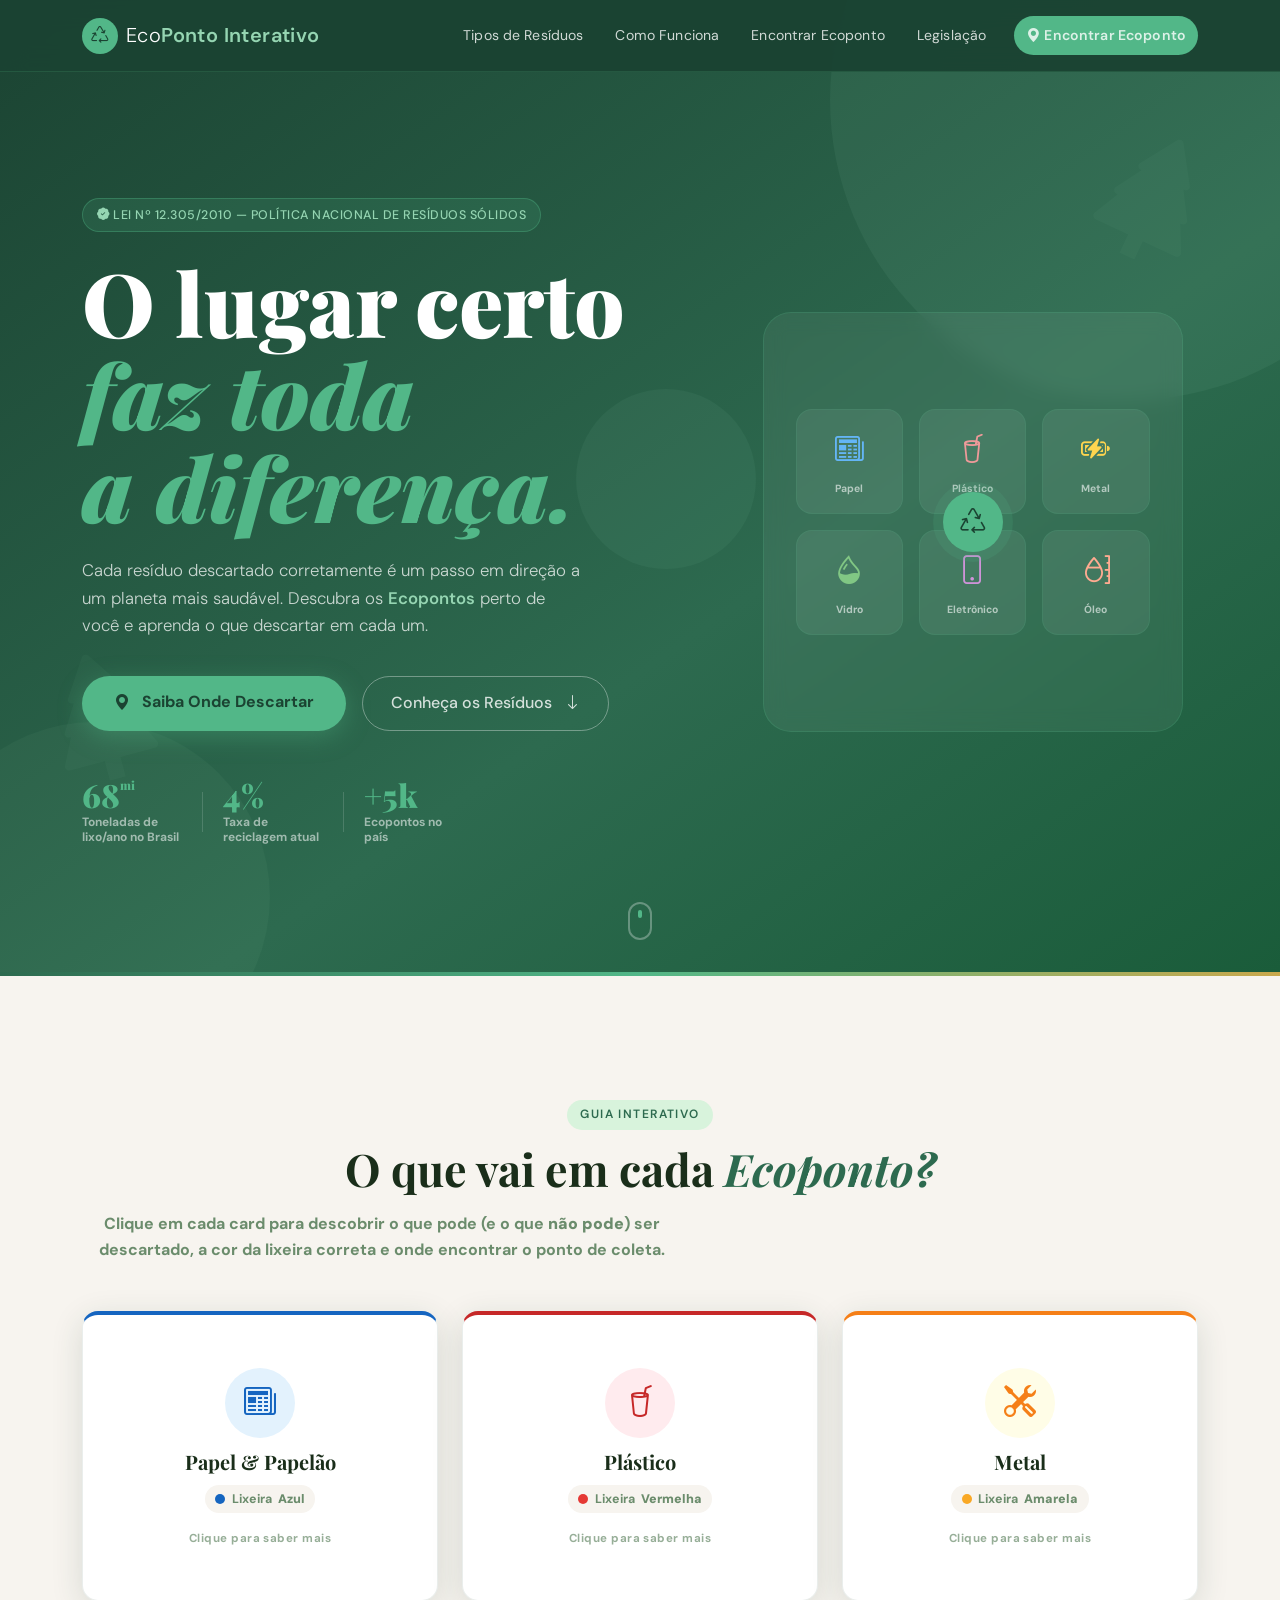
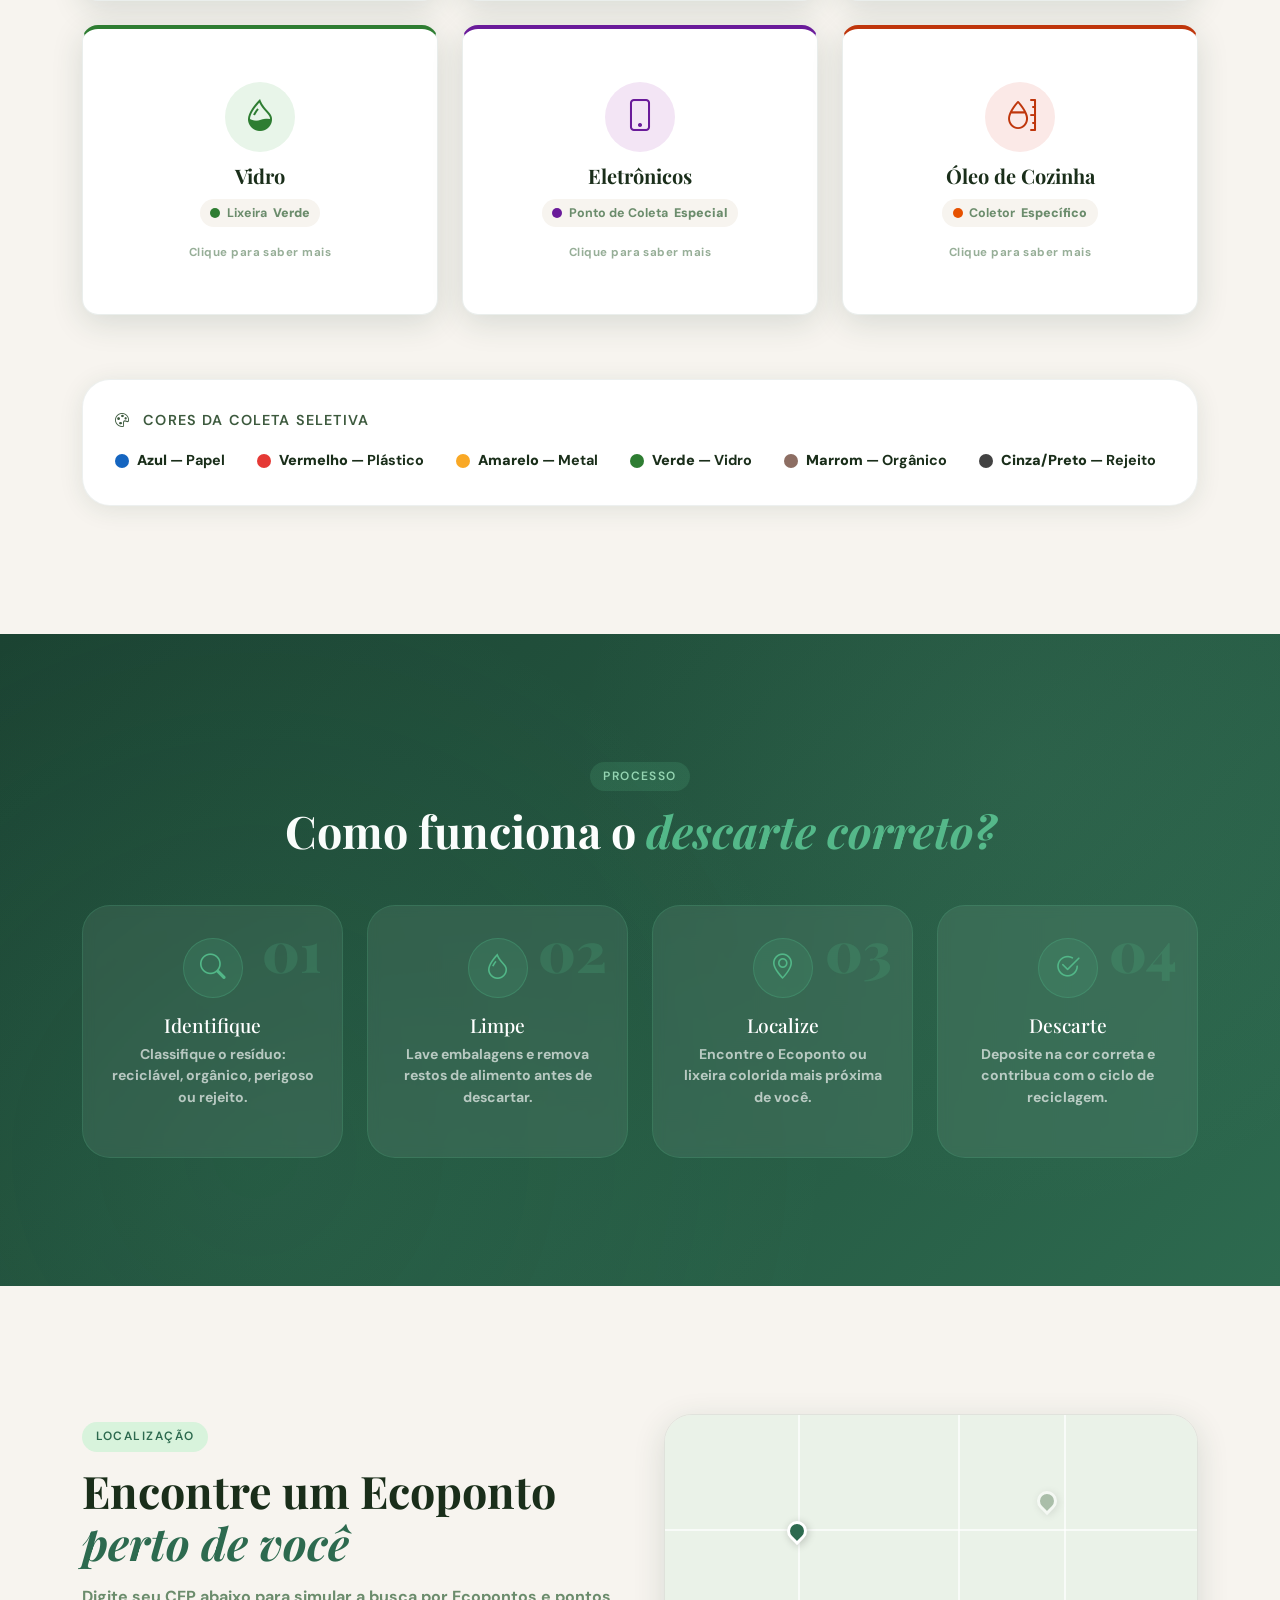
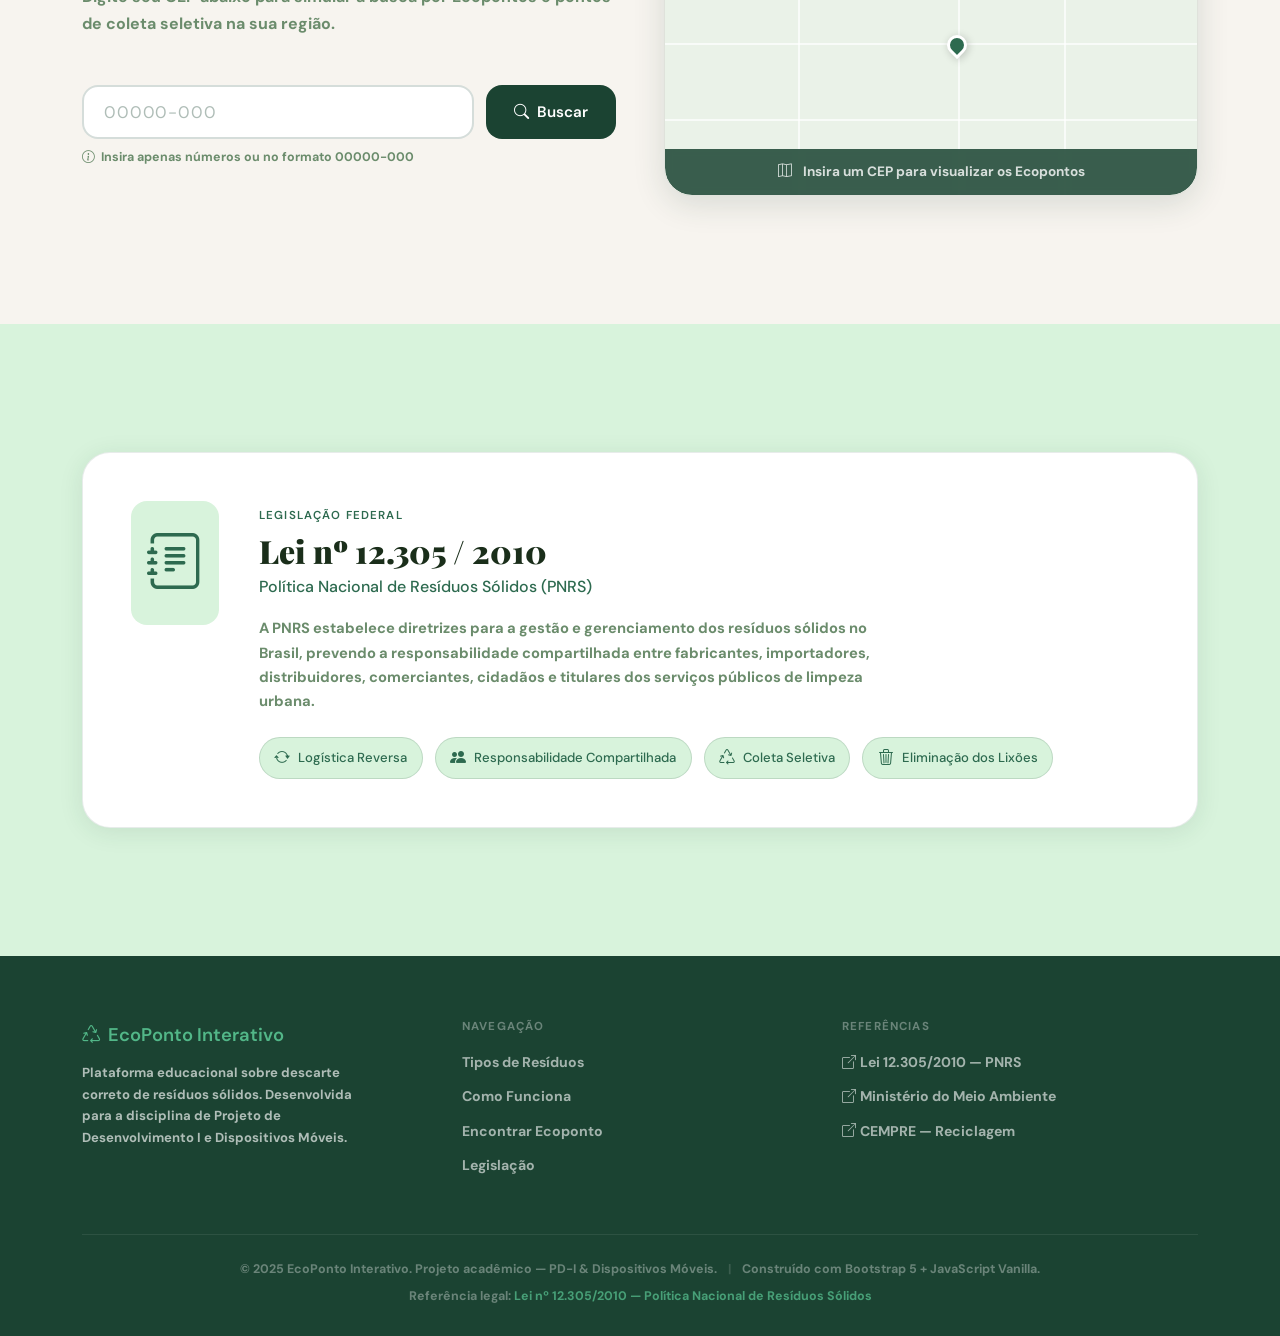
<file: index.html>
<!DOCTYPE html>
<html lang="pt-BR">
<head>
  <meta charset="UTF-8" />
  <meta name="viewport" content="width=device-width, initial-scale=1.0" />
  <meta name="description" content="EcoPonto Interativo — Aprenda onde e como descartar seus resíduos corretamente. Educação ambiental baseada na Lei 12.305/2010." />
  <title>EcoPonto Interativo | Descarte Consciente</title>

  <link href="https://cdn.jsdelivr.net/npm/bootstrap@5.3.3/dist/css/bootstrap.min.css" rel="stylesheet" />
  <link href="https://cdn.jsdelivr.net/npm/bootstrap-icons@1.11.3/font/bootstrap-icons.min.css" rel="stylesheet" />
  <link href="https://fonts.googleapis.com/css2?family=Playfair+Display:wght@700;900&family=DM+Sans:wght@300;400;500;600&display=swap" rel="stylesheet" />
  <link rel="stylesheet" href="style.css" />
</head>
<body>

  <nav class="navbar navbar-expand-lg fixed-top" id="mainNav" aria-label="Navegação principal">
    <div class="container">
      <a class="navbar-brand d-flex align-items-center gap-2" href="#hero">
        <span class="brand-icon" aria-hidden="true"><i class="bi bi-recycle"></i></span>
        <span class="brand-text">Eco<strong>Ponto<strong> Interativo</strong></span>
      </a>

      <button
        class="navbar-toggler"
        type="button"
        data-bs-toggle="collapse"
        data-bs-target="#navMenu"
        aria-controls="navMenu"
        aria-expanded="false"
        aria-label="Abrir menu de navegação"
      >
        <span class="hamburger-bar"></span>
        <span class="hamburger-bar"></span>
        <span class="hamburger-bar"></span>
      </button>

      <div class="collapse navbar-collapse" id="navMenu">
        <ul class="navbar-nav ms-auto gap-lg-2">
          <li class="nav-item">
            <a class="nav-link" href="#infografico">Tipos de Resíduos</a>
          </li>
          <li class="nav-item">
            <a class="nav-link" href="#como-funciona">Como Funciona</a>
          </li>
          <li class="nav-item">
            <a class="nav-link" href="#localizacao">Encontrar Ecoponto</a>
          </li>
          <li class="nav-item">
            <a class="nav-link" href="#lei">Legislação</a>
          </li>
          <li class="nav-item ms-lg-2">
            <a class="nav-link nav-cta" href="#localizacao">
              <i class="bi bi-geo-alt-fill me-1" aria-hidden="true"></i>Encontrar Ecoponto
            </a>
          </li>
        </ul>
      </div>
    </div>
  </nav>

  <section id="hero" class="hero-section" aria-label="Seção principal">
    <div class="hero-bg-decor" aria-hidden="true">
      <div class="decor-circle decor-circle--1"></div>
      <div class="decor-circle decor-circle--2"></div>
      <div class="decor-circle decor-circle--3"></div>
      <div class="decor-leaf decor-leaf--1"><i class="bi bi-tree-fill"></i></div>
      <div class="decor-leaf decor-leaf--2"><i class="bi bi-tree-fill"></i></div>
    </div>

    <div class="container hero-content">
      <div class="row align-items-center min-vh-100">
        <div class="col-12 col-lg-7 hero-text-col">
          <span class="hero-badge">
            <i class="bi bi-patch-check-fill me-1" aria-hidden="true"></i>
            Lei nº 12.305/2010 — Política Nacional de Resíduos Sólidos
          </span>
          <h1 class="hero-title">
            O lugar certo<br />
            <em>faz toda<br />a diferença.</em>
          </h1>
          <p class="hero-subtitle">
            Cada resíduo descartado corretamente é um passo em direção a um planeta mais saudável.
            Descubra os <strong>Ecopontos</strong> perto de você e aprenda o que descartar em cada um.
          </p>
          <div class="hero-actions">
            <a href="#localizacao" class="btn btn-primary btn-hero" aria-label="Saiba onde descartar seus resíduos">
              <i class="bi bi-geo-alt-fill me-2" aria-hidden="true"></i>
              Saiba Onde Descartar
            </a>
            <a href="#infografico" class="btn btn-outline-hero" aria-label="Conheça os tipos de resíduos">
              Conheça os Resíduos
              <i class="bi bi-arrow-down ms-2" aria-hidden="true"></i>
            </a>
          </div>
          <div class="hero-stats" role="list" aria-label="Estatísticas sobre reciclagem">
            <div class="stat-item" role="listitem">
              <span class="stat-number">68<sup>mi</sup></span>
              <span class="stat-label">Toneladas de lixo/ano no Brasil</span>
            </div>
            <div class="stat-divider" aria-hidden="true"></div>
            <div class="stat-item" role="listitem">
              <span class="stat-number">4%</span>
              <span class="stat-label">Taxa de reciclagem atual</span>
            </div>
            <div class="stat-divider" aria-hidden="true"></div>
            <div class="stat-item" role="listitem">
              <span class="stat-number">+5k</span>
              <span class="stat-label">Ecopontos no país</span>
            </div>
          </div>
        </div>

        <div class="col-12 col-lg-5 hero-visual-col d-none d-lg-flex" aria-hidden="true">
          <div class="hero-visual-card">
            <div class="visual-icon-grid">
              <div class="vis-icon vis-papel"><i class="bi bi-newspaper"></i><span>Papel</span></div>
              <div class="vis-icon vis-plastico"><i class="bi bi-cup-straw"></i><span>Plástico</span></div>
              <div class="vis-icon vis-metal"><i class="bi bi-battery-charging"></i><span>Metal</span></div>
              <div class="vis-icon vis-vidro"><i class="bi bi-droplet-half"></i><span>Vidro</span></div>
              <div class="vis-icon vis-eletronico"><i class="bi bi-phone"></i><span>Eletrônico</span></div>
              <div class="vis-icon vis-oleo"><i class="bi bi-moisture"></i><span>Óleo</span></div>
            </div>
            <div class="visual-center-icon">
              <i class="bi bi-recycle"></i>
            </div>
          </div>
        </div>
      </div>
    </div>

    <div class="scroll-indicator" aria-hidden="true">
      <span></span>
    </div>
  </section>

  <section id="infografico" class="infografico-section" aria-label="Infográfico de tipos de resíduos">
    <div class="container">
      <div class="section-header text-center">
        <span class="section-tag">Guia Interativo</span>
        <h2 class="section-title">O que vai em cada <em>Ecoponto?</em></h2>
        <p class="section-subtitle">
          Clique em cada card para descobrir o que pode (e o que <strong>não pode</strong>) ser descartado,
          a cor da lixeira correta e onde encontrar o ponto de coleta.
        </p>
      </div>

      <div class="row g-4 infografico-grid" role="list" aria-label="Categorias de resíduos recicláveis">

        <!-- CARD 1: Papel -->
        <div class="col-12 col-md-6 col-lg-4" role="listitem">
          <article
            class="residuo-card"
            data-category="papel"
            tabindex="0"
            aria-expanded="false"
            aria-label="Papel e Papelão — clique para expandir"
          >
            <div class="card-front">
              <div class="card-icon-wrap" aria-hidden="true">
                <i class="bi bi-newspaper"></i>
              </div>
              <h3 class="card-title">Papel &amp; Papelão</h3>
              <div class="lixeira-badge">
                <span class="lixeira-dot" style="background:#1565C0"></span>
                Lixeira <strong>Azul</strong>
              </div>
              <span class="card-hint" aria-hidden="true">Clique para saber mais</span>
            </div>
            <div class="card-back" aria-hidden="true">
              <h4><i class="bi bi-check-circle-fill text-success me-1"></i>Pode descartar:</h4>
              <ul>
                <li>Jornais e revistas</li>
                <li>Caixas de papelão limpas</li>
                <li>Folhas de papel limpo</li>
                <li>Embalagens Tetra Pak</li>
              </ul>
              <h4 class="mt-3"><i class="bi bi-x-circle-fill text-danger me-1"></i>Não pode:</h4>
              <ul>
                <li>Papel higiênico</li>
                <li>Papel carbono/plastificado</li>
                <li>Guardanapos sujos</li>
              </ul>
              <div class="card-back-footer">
                <i class="bi bi-info-circle me-1"></i>
                Amasse e seque antes de descartar.
              </div>
            </div>
          </article>
        </div>

        <!-- CARD 2: Plástico -->
        <div class="col-12 col-md-6 col-lg-4" role="listitem">
          <article
            class="residuo-card"
            data-category="plastico"
            tabindex="0"
            aria-expanded="false"
            aria-label="Plástico — clique para expandir"
          >
            <div class="card-front">
              <div class="card-icon-wrap" aria-hidden="true">
                <i class="bi bi-cup-straw"></i>
              </div>
              <h3 class="card-title">Plástico</h3>
              <div class="lixeira-badge">
                <span class="lixeira-dot" style="background:#E53935"></span>
                Lixeira <strong>Vermelha</strong>
              </div>
              <span class="card-hint" aria-hidden="true">Clique para saber mais</span>
            </div>
            <div class="card-back" aria-hidden="true">
              <h4><i class="bi bi-check-circle-fill text-success me-1"></i>Pode descartar:</h4>
              <ul>
                <li>Garrafas PET</li>
                <li>Potes e embalagens limpas</li>
                <li>Sacolas plásticas</li>
                <li>Tampas e frascos</li>
              </ul>
              <h4 class="mt-3"><i class="bi bi-x-circle-fill text-danger me-1"></i>Não pode:</h4>
              <ul>
                <li>Esponjas e espumas</li>
                <li>Fraldas descartáveis</li>
                <li>Isopor com resíduos</li>
              </ul>
              <div class="card-back-footer">
                <i class="bi bi-info-circle me-1"></i>
                Lave antes de descartar.
              </div>
            </div>
          </article>
        </div>

        <!-- CARD 3: Metal -->
        <div class="col-12 col-md-6 col-lg-4" role="listitem">
          <article
            class="residuo-card"
            data-category="metal"
            tabindex="0"
            aria-expanded="false"
            aria-label="Metal — clique para expandir"
          >
            <div class="card-front">
              <div class="card-icon-wrap" aria-hidden="true">
                <i class="bi bi-tools"></i>
              </div>
              <h3 class="card-title">Metal</h3>
              <div class="lixeira-badge">
                <span class="lixeira-dot" style="background:#F9A825"></span>
                Lixeira <strong>Amarela</strong>
              </div>
              <span class="card-hint" aria-hidden="true">Clique para saber mais</span>
            </div>
            <div class="card-back" aria-hidden="true">
              <h4><i class="bi bi-check-circle-fill text-success me-1"></i>Pode descartar:</h4>
              <ul>
                <li>Latas de alumínio</li>
                <li>Latas de conserva (aço)</li>
                <li>Tampas metálicas</li>
                <li>Sucata metálica limpa</li>
              </ul>
              <h4 class="mt-3"><i class="bi bi-x-circle-fill text-danger me-1"></i>Não pode:</h4>
              <ul>
                <li>Latas de tinta ou solvente</li>
                <li>Aerossóis não vazios</li>
                <li>Pilhas e baterias</li>
              </ul>
              <div class="card-back-footer">
                <i class="bi bi-info-circle me-1"></i>
                Amasse as latas para economizar espaço.
              </div>
            </div>
          </article>
        </div>

        <!-- CARD 4: Vidro -->
        <div class="col-12 col-md-6 col-lg-4" role="listitem">
          <article
            class="residuo-card"
            data-category="vidro"
            tabindex="0"
            aria-expanded="false"
            aria-label="Vidro — clique para expandir"
          >
            <div class="card-front">
              <div class="card-icon-wrap" aria-hidden="true">
                <i class="bi bi-droplet-half"></i>
              </div>
              <h3 class="card-title">Vidro</h3>
              <div class="lixeira-badge">
                <span class="lixeira-dot" style="background:#2E7D32"></span>
                Lixeira <strong>Verde</strong>
              </div>
              <span class="card-hint" aria-hidden="true">Clique para saber mais</span>
            </div>
            <div class="card-back" aria-hidden="true">
              <h4><i class="bi bi-check-circle-fill text-success me-1"></i>Pode descartar:</h4>
              <ul>
                <li>Garrafas de vidro</li>
                <li>Potes e frascos</li>
                <li>Copos e taças</li>
                <li>Janelas e espelhos</li>
              </ul>
              <h4 class="mt-3"><i class="bi bi-x-circle-fill text-danger me-1"></i>Não pode:</h4>
              <ul>
                <li>Lâmpadas (descarte especial)</li>
                <li>Espelhos (contêm prata)</li>
                <li>Cerâmica e porcelana</li>
              </ul>
              <div class="card-back-footer">
                <i class="bi bi-info-circle me-1"></i>
                ⚠️ Cuidado com cacos — embale com segurança.
              </div>
            </div>
          </article>
        </div>

        <!-- CARD 5: Eletrônicos -->
        <div class="col-12 col-md-6 col-lg-4" role="listitem">
          <article
            class="residuo-card"
            data-category="eletronico"
            tabindex="0"
            aria-expanded="false"
            aria-label="Eletrônicos — clique para expandir"
          >
            <div class="card-front">
              <div class="card-icon-wrap" aria-hidden="true">
                <i class="bi bi-phone"></i>
              </div>
              <h3 class="card-title">Eletrônicos</h3>
              <div class="lixeira-badge">
                <span class="lixeira-dot" style="background:#6A1B9A"></span>
                Ponto de Coleta <strong>Especial</strong>
              </div>
              <span class="card-hint" aria-hidden="true">Clique para saber mais</span>
            </div>
            <div class="card-back" aria-hidden="true">
              <h4><i class="bi bi-check-circle-fill text-success me-1"></i>Pode descartar:</h4>
              <ul>
                <li>Celulares e tablets</li>
                <li>Computadores e TVs</li>
                <li>Carregadores e cabos</li>
                <li>Eletrodomésticos pequenos</li>
              </ul>
              <h4 class="mt-3"><i class="bi bi-x-circle-fill text-danger me-1"></i>Atenção:</h4>
              <ul>
                <li>Nunca misture com lixo comum</li>
                <li>Remova dados pessoais</li>
                <li>Baterias: descarte separado</li>
              </ul>
              <div class="card-back-footer">
                <i class="bi bi-info-circle me-1"></i>
                Lixo eletrônico (e-waste) contém substâncias tóxicas.
              </div>
            </div>
          </article>
        </div>

        <!-- CARD 6: Óleo de Cozinha -->
        <div class="col-12 col-md-6 col-lg-4" role="listitem">
          <article
            class="residuo-card"
            data-category="oleo"
            tabindex="0"
            aria-expanded="false"
            aria-label="Óleo de Cozinha — clique para expandir"
          >
            <div class="card-front">
              <div class="card-icon-wrap" aria-hidden="true">
                <i class="bi bi-moisture"></i>
              </div>
              <h3 class="card-title">Óleo de Cozinha</h3>
              <div class="lixeira-badge">
                <span class="lixeira-dot" style="background:#E65100"></span>
                Coletor <strong>Específico</strong>
              </div>
              <span class="card-hint" aria-hidden="true">Clique para saber mais</span>
            </div>
            <div class="card-back" aria-hidden="true">
              <h4><i class="bi bi-check-circle-fill text-success me-1"></i>Pode descartar:</h4>
              <ul>
                <li>Óleo vegetal usado</li>
                <li>Óleo de fritura</li>
                <li>Gordura animal solidificada</li>
                <li>Resíduos oleosos de cozinha</li>
              </ul>
              <h4 class="mt-3"><i class="bi bi-x-circle-fill text-danger me-1"></i>Nunca jogue:</h4>
              <ul>
                <li>Na pia ou ralo</li>
                <li>No vaso sanitário</li>
                <li>No lixo comum sem embalagem</li>
              </ul>
              <div class="card-back-footer">
                <i class="bi bi-info-circle me-1"></i>
                1L de óleo contamina 1 milhão de litros d'água.
              </div>
            </div>
          </article>
        </div>

      </div><!-- /infografico-grid -->

      <div class="lixeiras-legend" role="complementary" aria-label="Legenda de cores das lixeiras de coleta seletiva">
        <h3 class="legend-title">
          <i class="bi bi-palette me-2" aria-hidden="true"></i>
          Cores da Coleta Seletiva
        </h3>
        <div class="legend-items">
          <div class="legend-item">
            <span class="legend-dot" style="background:#1565C0" aria-hidden="true"></span>
            <span><strong>Azul</strong> — Papel</span>
          </div>
          <div class="legend-item">
            <span class="legend-dot" style="background:#E53935" aria-hidden="true"></span>
            <span><strong>Vermelho</strong> — Plástico</span>
          </div>
          <div class="legend-item">
            <span class="legend-dot" style="background:#F9A825" aria-hidden="true"></span>
            <span><strong>Amarelo</strong> — Metal</span>
          </div>
          <div class="legend-item">
            <span class="legend-dot" style="background:#2E7D32" aria-hidden="true"></span>
            <span><strong>Verde</strong> — Vidro</span>
          </div>
          <div class="legend-item">
            <span class="legend-dot" style="background:#8D6E63" aria-hidden="true"></span>
            <span><strong>Marrom</strong> — Orgânico</span>
          </div>
          <div class="legend-item">
            <span class="legend-dot" style="background:#424242" aria-hidden="true"></span>
            <span><strong>Cinza/Preto</strong> — Rejeito</span>
          </div>
        </div>
      </div>

    </div>
  </section>

  <section id="como-funciona" class="como-funciona-section" aria-label="Como funciona o descarte correto">
    <div class="container">
      <div class="section-header text-center">
        <span class="section-tag section-tag--light">Processo</span>
        <h2 class="section-title section-title--light">Como funciona o <em>descarte correto?</em></h2>
      </div>
      <div class="row g-4 steps-row">
        <div class="col-12 col-md-6 col-lg-3">
          <div class="step-card" data-step="1">
            <div class="step-number" aria-hidden="true">01</div>
            <div class="step-icon" aria-hidden="true"><i class="bi bi-search"></i></div>
            <h4>Identifique</h4>
            <p>Classifique o resíduo: reciclável, orgânico, perigoso ou rejeito.</p>
          </div>
        </div>
        <div class="col-12 col-md-6 col-lg-3">
          <div class="step-card" data-step="2">
            <div class="step-number" aria-hidden="true">02</div>
            <div class="step-icon" aria-hidden="true"><i class="bi bi-droplet"></i></div>
            <h4>Limpe</h4>
            <p>Lave embalagens e remova restos de alimento antes de descartar.</p>
          </div>
        </div>
        <div class="col-12 col-md-6 col-lg-3">
          <div class="step-card" data-step="3">
            <div class="step-number" aria-hidden="true">03</div>
            <div class="step-icon" aria-hidden="true"><i class="bi bi-geo-alt"></i></div>
            <h4>Localize</h4>
            <p>Encontre o Ecoponto ou lixeira colorida mais próxima de você.</p>
          </div>
        </div>
        <div class="col-12 col-md-6 col-lg-3">
          <div class="step-card" data-step="4">
            <div class="step-number" aria-hidden="true">04</div>
            <div class="step-icon" aria-hidden="true"><i class="bi bi-check2-circle"></i></div>
            <h4>Descarte</h4>
            <p>Deposite na cor correta e contribua com o ciclo de reciclagem.</p>
          </div>
        </div>
      </div>
    </div>
  </section>

  <section id="localizacao" class="localizacao-section" aria-label="Busca de Ecopontos por CEP">
    <div class="container">
      <div class="row align-items-center g-5">
        <div class="col-12 col-lg-6">
          <div class="section-header">
            <span class="section-tag">Localização</span>
            <h2 class="section-title">Encontre um Ecoponto <em>perto de você</em></h2>
            <p class="section-subtitle">
              Digite seu CEP abaixo para simular a busca por Ecopontos e pontos de coleta seletiva
              na sua região.
            </p>
          </div>

          <div class="cep-form" role="search" aria-label="Formulário de busca por CEP">
            <div class="cep-input-group">
              <label for="cepInput" class="visually-hidden">Informe seu CEP</label>
              <input
                type="text"
                id="cepInput"
                class="cep-input"
                placeholder="00000-000"
                maxlength="9"
                inputmode="numeric"
                aria-required="true"
                aria-describedby="cepHelp"
              />
              <button
                id="buscarBtn"
                class="btn btn-primary btn-buscar"
                type="button"
                aria-label="Buscar Ecopontos pelo CEP informado"
              >
                <i class="bi bi-search me-2" aria-hidden="true"></i>Buscar
              </button>
            </div>
            <p id="cepHelp" class="cep-help-text">
              <i class="bi bi-info-circle me-1" aria-hidden="true"></i>
              Insira apenas números ou no formato 00000-000
            </p>
          </div>

          <div id="cepResultado" class="cep-resultado" aria-live="polite" aria-atomic="true"></div>
        </div>

        <div class="col-12 col-lg-6">
          <div class="mapa-simulado" id="mapaSimulado" aria-label="Mapa simulado de Ecopontos">
            <div class="mapa-placeholder">
              <div class="mapa-grid" aria-hidden="true">
                <div class="mapa-rua mapa-rua--h" style="top:30%"></div>
                <div class="mapa-rua mapa-rua--h" style="top:60%"></div>
                <div class="mapa-rua mapa-rua--h" style="top:80%"></div>
                <div class="mapa-rua mapa-rua--v" style="left:25%"></div>
                <div class="mapa-rua mapa-rua--v" style="left:55%"></div>
                <div class="mapa-rua mapa-rua--v" style="left:75%"></div>
                <div class="mapa-pino" id="pino1" style="top:28%;left:23%" title="Ecoponto Central"></div>
                <div class="mapa-pino" id="pino2" style="top:58%;left:53%" title="Ecoponto Norte"></div>
                <div class="mapa-pino mapa-pino--inativo" id="pino3" style="top:20%;left:70%" title="Ecoponto Leste"></div>
              </div>
              <div class="mapa-overlay-msg" id="mapaMsg">
                <i class="bi bi-map me-2" aria-hidden="true"></i>
                Insira um CEP para visualizar os Ecopontos
              </div>
            </div>
          </div>
        </div>
      </div>

      <div id="ecopontoCards" class="ecoponto-cards-row row g-3 mt-4" style="display:none !important" aria-label="Lista de Ecopontos encontrados">
        <div class="col-12 col-md-4">
          <div class="ecoponto-card">
            <div class="ecoponto-icon" aria-hidden="true"><i class="bi bi-recycle"></i></div>
            <div class="ecoponto-info">
              <h5>Ecoponto Central</h5>
              <p><i class="bi bi-geo-alt me-1" aria-hidden="true"></i>Rua das Flores, 123</p>
              <p><i class="bi bi-clock me-1" aria-hidden="true"></i>Seg–Sex: 8h–17h</p>
              <div class="ecoponto-tipos">
                <span class="tipo-badge" style="background:#1565C0" title="Papel">P</span>
                <span class="tipo-badge" style="background:#E53935" title="Plástico">Pl</span>
                <span class="tipo-badge" style="background:#F9A825" title="Metal">M</span>
                <span class="tipo-badge" style="background:#2E7D32" title="Vidro">V</span>
              </div>
            </div>
          </div>
        </div>
        <div class="col-12 col-md-4">
          <div class="ecoponto-card">
            <div class="ecoponto-icon" aria-hidden="true"><i class="bi bi-recycle"></i></div>
            <div class="ecoponto-info">
              <h5>Ecoponto Norte</h5>
              <p><i class="bi bi-geo-alt me-1" aria-hidden="true"></i>Av. Sustentável, 456</p>
              <p><i class="bi bi-clock me-1" aria-hidden="true"></i>Seg–Sáb: 7h–18h</p>
              <div class="ecoponto-tipos">
                <span class="tipo-badge" style="background:#6A1B9A" title="Eletrônicos">E</span>
                <span class="tipo-badge" style="background:#E65100" title="Óleo">O</span>
                <span class="tipo-badge" style="background:#E53935" title="Plástico">Pl</span>
              </div>
            </div>
          </div>
        </div>
        <div class="col-12 col-md-4">
          <div class="ecoponto-card">
            <div class="ecoponto-icon" aria-hidden="true"><i class="bi bi-recycle"></i></div>
            <div class="ecoponto-info">
              <h5>Ecoponto Leste</h5>
              <p><i class="bi bi-geo-alt me-1" aria-hidden="true"></i>Rua Verde, 789</p>
              <p><i class="bi bi-clock me-1" aria-hidden="true"></i>Ter–Dom: 9h–16h</p>
              <div class="ecoponto-tipos">
                <span class="tipo-badge" style="background:#1565C0" title="Papel">P</span>
                <span class="tipo-badge" style="background:#2E7D32" title="Vidro">V</span>
                <span class="tipo-badge" style="background:#F9A825" title="Metal">M</span>
              </div>
            </div>
          </div>
        </div>
      </div>

    </div>
  </section>

  <section id="lei" class="lei-section" aria-label="Legislação sobre resíduos sólidos">
    <div class="container">
      <div class="lei-banner">
        <div class="lei-icon" aria-hidden="true">
          <i class="bi bi-journal-text"></i>
        </div>
        <div class="lei-content">
          <span class="lei-tag">Legislação Federal</span>
          <h2 class="lei-title">Lei nº 12.305 / 2010</h2>
          <p class="lei-subtitle">Política Nacional de Resíduos Sólidos (PNRS)</p>
          <p class="lei-desc">
            A PNRS estabelece diretrizes para a gestão e gerenciamento dos resíduos sólidos no Brasil,
            prevendo a responsabilidade compartilhada entre fabricantes, importadores, distribuidores,
            comerciantes, cidadãos e titulares dos serviços públicos de limpeza urbana.
          </p>
          <div class="lei-pillars" role="list" aria-label="Pilares da PNRS">
            <div class="lei-pillar" role="listitem">
              <i class="bi bi-arrow-repeat" aria-hidden="true"></i>
              <span>Logística Reversa</span>
            </div>
            <div class="lei-pillar" role="listitem">
              <i class="bi bi-people-fill" aria-hidden="true"></i>
              <span>Responsabilidade Compartilhada</span>
            </div>
            <div class="lei-pillar" role="listitem">
              <i class="bi bi-recycle" aria-hidden="true"></i>
              <span>Coleta Seletiva</span>
            </div>
            <div class="lei-pillar" role="listitem">
              <i class="bi bi-trash3" aria-hidden="true"></i>
              <span>Eliminação dos Lixões</span>
            </div>
          </div>
        </div>
      </div>
    </div>
  </section>

  <footer class="site-footer" role="contentinfo">
    <div class="container">
      <div class="row g-4 footer-row">

        <div class="col-12 col-md-4">
          <div class="footer-brand">
            <a href="#hero" class="footer-logo" aria-label="EcoPonto Interativo — voltar ao topo">
              <i class="bi bi-recycle me-2" aria-hidden="true"></i>EcoPonto Interativo
            </a>
            <p>Plataforma educacional sobre descarte correto de resíduos sólidos. Desenvolvida para a disciplina de Projeto de Desenvolvimento I e Dispositivos Móveis.</p>
          </div>
        </div>

        <div class="col-6 col-md-4">
          <h5 class="footer-heading">Navegação</h5>
          <ul class="footer-links" role="list">
            <li><a href="#infografico">Tipos de Resíduos</a></li>
            <li><a href="#como-funciona">Como Funciona</a></li>
            <li><a href="#localizacao">Encontrar Ecoponto</a></li>
            <li><a href="#lei">Legislação</a></li>
          </ul>
        </div>

        <div class="col-6 col-md-4">
          <h5 class="footer-heading">Referências</h5>
          <ul class="footer-links" role="list">
            <li>
              <a href="https://www.planalto.gov.br/ccivil_03/_ato2007-2010/2010/lei/l12305.htm"
                 target="_blank" rel="noopener noreferrer"
                 aria-label="Acessar Lei 12.305/2010 no site do Planalto (abre em nova aba)">
                <i class="bi bi-box-arrow-up-right me-1" aria-hidden="true"></i>Lei 12.305/2010 — PNRS
              </a>
            </li>
            <li>
              <a href="https://www.gov.br/mma/pt-br/assuntos/agendaambientalurbana/lixao-zero"
                 target="_blank" rel="noopener noreferrer"
                 aria-label="Acessar portal do Ministério do Meio Ambiente (abre em nova aba)">
                <i class="bi bi-box-arrow-up-right me-1" aria-hidden="true"></i>Ministério do Meio Ambiente
              </a>
            </li>
            <li>
              <a href="https://www.cempre.org.br"
                 target="_blank" rel="noopener noreferrer"
                 aria-label="Acessar CEMPRE — Compromisso Empresarial para Reciclagem (abre em nova aba)">
                <i class="bi bi-box-arrow-up-right me-1" aria-hidden="true"></i>CEMPRE — Reciclagem
              </a>
            </li>
          </ul>
        </div>

      </div><!-- /footer-row -->

      <div class="footer-bottom">
        <p>
          © 2025 EcoPonto Interativo. Projeto acadêmico — PD-I &amp; Dispositivos Móveis.
          <span class="footer-sep" aria-hidden="true">|</span>
          Construído com Bootstrap 5 + JavaScript Vanilla.
        </p>
        <p class="footer-lei-ref">
          Referência legal:
          <a href="https://www.planalto.gov.br/ccivil_03/_ato2007-2010/2010/lei/l12305.htm"
             target="_blank" rel="noopener noreferrer"
             aria-label="Lei 12.305/2010 — Política Nacional de Resíduos Sólidos (abre em nova aba)">
            Lei nº 12.305/2010 — Política Nacional de Resíduos Sólidos
          </a>
        </p>
      </div>
    </div>
  </footer>

  <button
    id="voltarTopo"
    class="voltar-topo"
    aria-label="Voltar ao topo da página"
    title="Voltar ao topo"
  >
    <i class="bi bi-arrow-up" aria-hidden="true"></i>
  </button>

  <script src="https://cdn.jsdelivr.net/npm/bootstrap@5.3.3/dist/js/bootstrap.bundle.min.js"></script>
  <script src="script.js"></script>
</body>
</html>
</file>
<file: style.css>
:root {
  --clr-verde-deep:     #1B4332;
  --clr-verde-mid:      #2D6A4F;
  --clr-verde-lime:     #52B788;
  --clr-verde-soft:     #95D5B2;
  --clr-verde-pale:     #D8F3DC;
  --clr-terra:          #C9A84C;
  --clr-terra-light:    #F2E2A8;
  --clr-off-white:      #F7F4EF;
  --clr-white:          #FFFFFF;
  --clr-text-dark:      #1A2E1A;
  --clr-text-mid:       #3D5A3E;
  --clr-text-muted:     #6B8C6C;

  --font-display:  'Playfair Display', Georgia, serif;
  --font-body:     'DM Sans', system-ui, sans-serif;

  --section-pad-y: 6rem;
  --section-pad-y-sm: 3.5rem;

  --radius-sm:   8px;
  --radius-md:   16px;
  --radius-lg:   28px;
  --radius-pill: 999px;

  --shadow-soft: 0 4px 24px rgba(27, 67, 50, 0.10);
  --shadow-card: 0 8px 32px rgba(27, 67, 50, 0.14);
  --shadow-hover: 0 16px 48px rgba(27, 67, 50, 0.22);

  --trans-fast:   0.18s ease;
  --trans-normal: 0.30s cubic-bezier(0.4, 0, 0.2, 1);
  --trans-slow:   0.50s cubic-bezier(0.4, 0, 0.2, 1);

  --navbar-h: 72px;
}

*,
*::before,
*::after {
  box-sizing: border-box;
  margin: 0;
  padding: 0;
}

html {
  scroll-behavior: smooth;
  scroll-padding-top: var(--navbar-h);
  font-size: 16px;
}

body {
  font-family: var(--font-body);
  font-weight: 400;
  color: var(--clr-text-dark);
  background-color: var(--clr-off-white);
  line-height: 1.65;
  -webkit-font-smoothing: antialiased;
  overflow-x: hidden;
}

h1, h2, h3, h4, h5, h6 {
  font-family: var(--font-display);
  line-height: 1.15;
}

a {
  color: inherit;
  text-decoration: none;
  transition: color var(--trans-fast);
}

img {
  max-width: 100%;
  height: auto;
  display: block;
}

/* NAVBAR */
#mainNav {
  height: var(--navbar-h);
  background: rgba(27, 67, 50, 0.96);
  backdrop-filter: blur(12px);
  -webkit-backdrop-filter: blur(12px);
  border-bottom: 1px solid rgba(82, 183, 136, 0.18);
  transition: background var(--trans-normal), box-shadow var(--trans-normal);
  z-index: 1050;
}

#mainNav.scrolled {
  background: rgba(27, 67, 50, 0.99);
  box-shadow: 0 2px 20px rgba(0, 0, 0, 0.30);
}

.navbar-brand {
  font-family: var(--font-body);
  font-size: 1.25rem;
  font-weight: 300;
  color: var(--clr-white) !important;
  letter-spacing: -0.01em;
}

.brand-icon {
  display: flex;
  align-items: center;
  justify-content: center;
  width: 36px;
  height: 36px;
  background: var(--clr-verde-lime);
  color: var(--clr-verde-deep);
  border-radius: 50%;
  font-size: 1.1rem;
  transition: transform var(--trans-fast);
}

.navbar-brand:hover .brand-icon {
  transform: rotate(180deg);
}

.brand-text {
  color: var(--clr-white);
  font-weight: 300;
  letter-spacing: 0.02em;
}

.brand-text strong {
  font-weight: 600;
  color: var(--clr-verde-soft);
}

.navbar-nav .nav-link {
  color: rgba(255, 255, 255, 0.80) !important;
  font-weight: 400;
  font-size: 0.92rem;
  padding: 0.5rem 0.75rem !important;
  border-radius: var(--radius-sm);
  transition: color var(--trans-fast), background var(--trans-fast);
  letter-spacing: 0.01em;
}

.navbar-nav .nav-link:hover,
.navbar-nav .nav-link.active {
  color: var(--clr-verde-soft) !important;
  background: rgba(82, 183, 136, 0.12);
}

.nav-cta {
  color: var(--clr-verde-deep) !important;
  background: var(--clr-verde-lime) !important;
  font-weight: 600 !important;
  padding: 0.45rem 1.1rem !important;
  border-radius: var(--radius-pill) !important;
}

.nav-cta:hover {
  background: var(--clr-verde-soft) !important;
  color: var(--clr-verde-deep) !important;
}

.navbar-toggler {
  border: none;
  background: transparent;
  padding: 6px;
  display: flex;
  flex-direction: column;
  gap: 5px;
  cursor: pointer;
}

.navbar-toggler:focus {
  box-shadow: 0 0 0 3px rgba(82, 183, 136, 0.5);
  outline: none;
}

.hamburger-bar {
  display: block;
  width: 26px;
  height: 2px;
  background: var(--clr-verde-soft);
  border-radius: 2px;
  transition: transform var(--trans-normal), opacity var(--trans-fast);
}

@media (max-width: 991.98px) {
  .navbar-collapse {
    background: rgba(27, 67, 50, 0.98);
    padding: 1rem;
    border-radius: var(--radius-md);
    margin-top: 0.5rem;
    border: 1px solid rgba(82, 183, 136, 0.20);
  }

  .navbar-nav .nav-link {
    padding: 0.75rem 1rem !important;
    border-radius: var(--radius-sm);
  }

  .nav-cta {
    margin-top: 0.5rem;
    display: inline-block;
  }
}

/* HERO */
.hero-section {
  position: relative;
  min-height: 100vh;
  background:
    linear-gradient(145deg, var(--clr-verde-deep) 0%, var(--clr-verde-mid) 60%, #1a5c3a 100%);
  overflow: hidden;
  display: flex;
  align-items: center;
}

.hero-bg-decor {
  position: absolute;
  inset: 0;
  pointer-events: none;
  overflow: hidden;
}

.decor-circle {
  position: absolute;
  border-radius: 50%;
  opacity: 0.07;
  background: var(--clr-verde-soft);
}

.decor-circle--1 {
  width: 600px;
  height: 600px;
  top: -200px;
  right: -150px;
  animation: floatCircle 18s ease-in-out infinite;
}

.decor-circle--2 {
  width: 350px;
  height: 350px;
  bottom: -100px;
  left: -80px;
  opacity: 0.05;
  animation: floatCircle 24s ease-in-out infinite reverse;
}

.decor-circle--3 {
  width: 180px;
  height: 180px;
  top: 40%;
  left: 45%;
  opacity: 0.06;
  animation: floatCircle 14s ease-in-out infinite 3s;
}

.decor-leaf {
  position: absolute;
  font-size: 8rem;
  opacity: 0.04;
  color: var(--clr-verde-soft);
}

.decor-leaf--1 { top: 10%; right: 5%; transform: rotate(25deg); }
.decor-leaf--2 { bottom: 15%; left: 3%; transform: rotate(-15deg); }

@keyframes floatCircle {
  0%, 100% { transform: translateY(0) scale(1); }
  50% { transform: translateY(-30px) scale(1.03); }
}

.hero-content {
  position: relative;
  z-index: 2;
  padding-top: var(--navbar-h);
}

.hero-badge {
  display: inline-flex;
  align-items: center;
  background: rgba(82, 183, 136, 0.15);
  border: 1px solid rgba(82, 183, 136, 0.35);
  color: var(--clr-verde-soft);
  font-size: 0.78rem;
  font-weight: 500;
  padding: 0.35rem 0.85rem;
  border-radius: var(--radius-pill);
  margin-bottom: 1.5rem;
  letter-spacing: 0.04em;
  text-transform: uppercase;
  animation: fadeInDown 0.7s ease both;
}

.hero-title {
  font-family: var(--font-display);
  font-size: clamp(2.8rem, 7vw, 5.5rem);
  font-weight: 900;
  color: var(--clr-white);
  line-height: 1.05;
  margin-bottom: 1.5rem;
  animation: fadeInDown 0.7s ease 0.1s both;
}

.hero-title em {
  font-style: italic;
  color: var(--clr-verde-lime);
  display: block;
}

.hero-subtitle {
  font-size: 1.05rem;
  color: rgba(255, 255, 255, 0.75);
  max-width: 500px;
  margin-bottom: 2.25rem;
  font-weight: 300;
  animation: fadeInDown 0.7s ease 0.2s both;
}

.hero-subtitle strong {
  color: var(--clr-verde-soft);
  font-weight: 600;
}

.hero-actions {
  display: flex;
  flex-wrap: wrap;
  gap: 1rem;
  margin-bottom: 3rem;
  animation: fadeInDown 0.7s ease 0.3s both;
}

.btn-hero {
  background: var(--clr-verde-lime);
  color: var(--clr-verde-deep) !important;
  border: none;
  font-weight: 700;
  font-size: 1rem;
  padding: 0.9rem 2rem;
  border-radius: var(--radius-pill);
  transition: transform var(--trans-fast), box-shadow var(--trans-fast), background var(--trans-fast);
  box-shadow: 0 6px 24px rgba(82, 183, 136, 0.35);
}

.btn-hero:hover,
.btn-hero:focus-visible {
  background: var(--clr-verde-soft);
  transform: translateY(-2px);
  box-shadow: 0 10px 32px rgba(82, 183, 136, 0.45);
}

.btn-outline-hero {
  background: transparent;
  color: rgba(255, 255, 255, 0.80) !important;
  border: 1.5px solid rgba(255, 255, 255, 0.35);
  font-weight: 500;
  font-size: 1rem;
  padding: 0.9rem 1.75rem;
  border-radius: var(--radius-pill);
  transition: border-color var(--trans-fast), color var(--trans-fast), background var(--trans-fast);
}

.btn-outline-hero:hover,
.btn-outline-hero:focus-visible {
  border-color: var(--clr-verde-soft);
  color: var(--clr-verde-soft) !important;
  background: rgba(82, 183, 136, 0.08);
}

.hero-stats {
  display: flex;
  flex-wrap: wrap;
  gap: 1rem 0;
  align-items: center;
  animation: fadeInDown 0.7s ease 0.4s both;
}

.stat-item {
  display: flex;
  flex-direction: column;
  padding: 0 1.25rem;
}

.stat-item:first-child { padding-left: 0; }

.stat-number {
  font-family: var(--font-display);
  font-size: 2rem;
  font-weight: 900;
  color: var(--clr-verde-lime);
  line-height: 1;
}

.stat-number sup {
  font-size: 0.75rem;
  vertical-align: super;
}

.stat-label {
  font-size: 0.75rem;
  color: rgba(255, 255, 255, 0.55);
  max-width: 100px;
  line-height: 1.3;
  margin-top: 0.25rem;
}

.stat-divider {
  width: 1px;
  height: 40px;
  background: rgba(255, 255, 255, 0.15);
}

.hero-visual-col {
  display: flex;
  align-items: center;
  justify-content: center;
  animation: fadeInRight 0.9s ease 0.4s both;
}

.hero-visual-card {
  position: relative;
  width: 100%;
  max-width: 420px;
  aspect-ratio: 1;
  background: rgba(255, 255, 255, 0.06);
  border: 1px solid rgba(82, 183, 136, 0.20);
  border-radius: var(--radius-lg);
  padding: 2rem;
  display: flex;
  align-items: center;
  justify-content: center;
  backdrop-filter: blur(10px);
}

.visual-icon-grid {
  display: grid;
  grid-template-columns: repeat(3, 1fr);
  gap: 1rem;
  width: 100%;
}

.vis-icon {
  display: flex;
  flex-direction: column;
  align-items: center;
  gap: 0.4rem;
  padding: 1rem 0.5rem;
  border-radius: var(--radius-md);
  background: rgba(255, 255, 255, 0.07);
  border: 1px solid rgba(82, 183, 136, 0.15);
  cursor: default;
  transition: background var(--trans-fast), transform var(--trans-fast);
}

.vis-icon:hover { background: rgba(82, 183, 136, 0.15); transform: scale(1.05); }
.vis-icon i { font-size: 1.8rem; color: var(--clr-verde-lime); }
.vis-icon span { font-size: 0.65rem; color: rgba(255,255,255,0.6); text-align: center; }

.vis-papel    i { color: #64B5F6; }
.vis-plastico i { color: #EF9A9A; }
.vis-metal    i { color: #FFD54F; }
.vis-vidro    i { color: #81C784; }
.vis-eletronico i { color: #CE93D8; }
.vis-oleo     i { color: #FFAB91; }

.visual-center-icon {
  position: absolute;
  top: 50%;
  left: 50%;
  transform: translate(-50%, -50%);
  width: 60px;
  height: 60px;
  border-radius: 50%;
  background: var(--clr-verde-lime);
  display: flex;
  align-items: center;
  justify-content: center;
  font-size: 1.6rem;
  color: var(--clr-verde-deep);
  box-shadow: 0 0 0 10px rgba(82, 183, 136, 0.15);
  animation: pulse 3s ease-in-out infinite;
  z-index: 10;
}

@keyframes pulse {
  0%, 100% { box-shadow: 0 0 0 10px rgba(82,183,136,0.15); }
  50%       { box-shadow: 0 0 0 20px rgba(82,183,136,0.05); }
}

.scroll-indicator {
  position: absolute;
  bottom: 2rem;
  left: 50%;
  transform: translateX(-50%);
  z-index: 2;
}

.scroll-indicator span {
  display: block;
  width: 24px;
  height: 38px;
  border: 2px solid rgba(255,255,255,0.30);
  border-radius: 12px;
  position: relative;
}

.scroll-indicator span::after {
  content: '';
  display: block;
  width: 4px;
  height: 8px;
  background: var(--clr-verde-lime);
  border-radius: 2px;
  position: absolute;
  top: 6px;
  left: 50%;
  transform: translateX(-50%);
  animation: scrollBounce 1.8s ease-in-out infinite;
}

@keyframes scrollBounce {
  0%, 100% { transform: translateX(-50%) translateY(0); opacity: 1; }
  60%       { transform: translateX(-50%) translateY(12px); opacity: 0.3; }
}

/* INFOGRÁFICO */
.infografico-section {
  padding: var(--section-pad-y) 0;
  background: var(--clr-off-white);
  position: relative;
}

.infografico-section::before {
  content: '';
  position: absolute;
  top: 0;
  left: 0;
  right: 0;
  height: 4px;
  background: linear-gradient(90deg, var(--clr-verde-mid), var(--clr-verde-lime), var(--clr-terra));
}

.section-header { margin-bottom: 3rem; }
.section-tag {
  display: inline-flex;
  align-items: center;
  font-size: 0.75rem;
  font-weight: 600;
  letter-spacing: 0.12em;
  text-transform: uppercase;
  color: var(--clr-verde-mid);
  background: var(--clr-verde-pale);
  padding: 0.3rem 0.85rem;
  border-radius: var(--radius-pill);
  margin-bottom: 0.85rem;
}

.section-tag--light {
  color: var(--clr-verde-soft);
  background: rgba(82, 183, 136, 0.18);
}

.section-title {
  font-family: var(--font-display);
  font-size: clamp(1.9rem, 4vw, 2.8rem);
  font-weight: 700;
  color: var(--clr-text-dark);
  margin-bottom: 1rem;
}

.section-title em {
  font-style: italic;
  color: var(--clr-verde-mid);
}

.section-title--light { color: var(--clr-white); }
.section-title--light em { color: var(--clr-verde-lime); }

.section-subtitle {
  font-size: 1rem;
  color: var(--clr-text-muted);
  max-width: 600px;
}

/*
  Card flip via CSS transform.
  Estado controlado pela classe .is-flipped (JS).
*/
.residuo-card {
  position: relative;
  height: 280px;
  cursor: pointer;
  perspective: 1200px;
  border-radius: var(--radius-md);
  transition: transform var(--trans-fast);
}

.residuo-card:focus-visible {
  outline: 3px solid var(--clr-verde-lime);
  outline-offset: 4px;
}

.residuo-card:hover {
  transform: translateY(-4px);
}

.card-front,
.card-back {
  position: absolute;
  inset: 0;
  border-radius: var(--radius-md);
  backface-visibility: hidden;
  -webkit-backface-visibility: hidden;
  transition: transform var(--trans-slow);
  overflow: hidden;
}

.card-front {
  background: var(--clr-white);
  border: 1.5px solid rgba(27, 67, 50, 0.09);
  box-shadow: var(--shadow-card);
  display: flex;
  flex-direction: column;
  align-items: center;
  justify-content: center;
  gap: 0.75rem;
  padding: 1.5rem;
  text-align: center;
  transform: rotateY(0deg);
}

.card-icon-wrap {
  width: 70px;
  height: 70px;
  border-radius: 50%;
  display: flex;
  align-items: center;
  justify-content: center;
  font-size: 2rem;
  transition: transform var(--trans-normal);
}

.residuo-card:hover .card-icon-wrap {
  transform: scale(1.1) rotate(-5deg);
}

[data-category="papel"]      .card-icon-wrap { background: #E3F2FD; color: #1565C0; }
[data-category="plastico"]   .card-icon-wrap { background: #FFEBEE; color: #C62828; }
[data-category="metal"]      .card-icon-wrap { background: #FFFDE7; color: #F57F17; }
[data-category="vidro"]      .card-icon-wrap { background: #E8F5E9; color: #2E7D32; }
[data-category="eletronico"] .card-icon-wrap { background: #F3E5F5; color: #6A1B9A; }
[data-category="oleo"]       .card-icon-wrap { background: #FBE9E7; color: #BF360C; }

[data-category="papel"]      .card-front { border-top: 4px solid #1565C0; }
[data-category="plastico"]   .card-front { border-top: 4px solid #C62828; }
[data-category="metal"]      .card-front { border-top: 4px solid #F57F17; }
[data-category="vidro"]      .card-front { border-top: 4px solid #2E7D32; }
[data-category="eletronico"] .card-front { border-top: 4px solid #6A1B9A; }
[data-category="oleo"]       .card-front { border-top: 4px solid #BF360C; }

.card-title {
  font-family: var(--font-display);
  font-size: 1.25rem;
  font-weight: 700;
  color: var(--clr-text-dark);
  margin: 0;
}

.lixeira-badge {
  display: flex;
  align-items: center;
  gap: 0.4rem;
  font-size: 0.78rem;
  color: var(--clr-text-muted);
  background: var(--clr-off-white);
  padding: 0.25rem 0.65rem;
  border-radius: var(--radius-pill);
}

.lixeira-dot {
  width: 10px;
  height: 10px;
  border-radius: 50%;
  display: inline-block;
  flex-shrink: 0;
}

.card-hint {
  font-size: 0.72rem;
  color: var(--clr-text-muted);
  letter-spacing: 0.04em;
  margin-top: 0.25rem;
  opacity: 0.7;
}

.card-back {
  background: var(--clr-verde-deep);
  color: var(--clr-white);
  transform: rotateY(180deg);
  padding: 1.25rem;
  overflow-y: auto;
}

.card-back h4 {
  font-family: var(--font-body);
  font-size: 0.82rem;
  font-weight: 600;
  text-transform: uppercase;
  letter-spacing: 0.06em;
  margin-bottom: 0.4rem;
  color: var(--clr-verde-soft);
}

.card-back ul {
  list-style: none;
  padding: 0;
  margin: 0;
}

.card-back ul li {
  font-size: 0.82rem;
  color: rgba(255,255,255,0.82);
  padding: 0.2rem 0;
  padding-left: 0.8rem;
  position: relative;
}

.card-back ul li::before {
  content: '›';
  position: absolute;
  left: 0;
  color: var(--clr-verde-lime);
}

.card-back-footer {
  margin-top: 0.75rem;
  padding-top: 0.75rem;
  border-top: 1px solid rgba(255,255,255,0.12);
  font-size: 0.76rem;
  color: rgba(255,255,255,0.55);
  font-style: italic;
}

.residuo-card.is-flipped .card-front {
  transform: rotateY(-180deg);
}

.residuo-card.is-flipped .card-back {
  transform: rotateY(0deg);
}

.lixeiras-legend {
  margin-top: 4rem;
  padding: 2rem;
  background: var(--clr-white);
  border-radius: var(--radius-lg);
  border: 1px solid rgba(27, 67, 50, 0.08);
  box-shadow: var(--shadow-soft);
}

.legend-title {
  font-family: var(--font-body);
  font-size: 0.9rem;
  font-weight: 600;
  text-transform: uppercase;
  letter-spacing: 0.08em;
  color: var(--clr-text-mid);
  margin-bottom: 1.25rem;
}

.legend-items {
  display: flex;
  flex-wrap: wrap;
  gap: 0.75rem 2rem;
}

.legend-item {
  display: flex;
  align-items: center;
  gap: 0.5rem;
  font-size: 0.9rem;
  color: var(--clr-text-dark);
}

.legend-dot {
  width: 14px;
  height: 14px;
  border-radius: 50%;
  flex-shrink: 0;
}

/* COMO FUNCIONA */
.como-funciona-section {
  padding: var(--section-pad-y) 0;
  background: linear-gradient(135deg, var(--clr-verde-deep) 0%, var(--clr-verde-mid) 100%);
  position: relative;
  overflow: hidden;
}

.como-funciona-section::before {
  content: '';
  position: absolute;
  inset: 0;
  background-image: radial-gradient(circle at 20% 80%, rgba(82,183,136,0.08) 0%, transparent 50%),
                    radial-gradient(circle at 80% 20%, rgba(149,213,178,0.06) 0%, transparent 40%);
}

.steps-row { position: relative; z-index: 1; }

.step-card {
  background: rgba(255, 255, 255, 0.07);
  border: 1px solid rgba(82, 183, 136, 0.20);
  border-radius: var(--radius-lg);
  padding: 2rem 1.5rem;
  text-align: center;
  position: relative;
  transition: transform var(--trans-normal), background var(--trans-normal);
  height: 100%;
  backdrop-filter: blur(6px);
}

.step-card:hover {
  transform: translateY(-6px);
  background: rgba(255, 255, 255, 0.12);
}

.step-number {
  font-family: var(--font-display);
  font-size: 3.5rem;
  font-weight: 900;
  color: rgba(82, 183, 136, 0.20);
  line-height: 1;
  position: absolute;
  top: 1rem;
  right: 1.25rem;
  user-select: none;
}

.step-icon {
  width: 60px;
  height: 60px;
  border-radius: 50%;
  background: rgba(82, 183, 136, 0.15);
  border: 1px solid rgba(82, 183, 136, 0.30);
  display: flex;
  align-items: center;
  justify-content: center;
  font-size: 1.6rem;
  color: var(--clr-verde-lime);
  margin: 0 auto 1rem;
  transition: transform var(--trans-fast);
}

.step-card:hover .step-icon { transform: scale(1.12) rotate(-8deg); }

.step-card h4 {
  font-family: var(--font-display);
  font-size: 1.2rem;
  color: var(--clr-white);
  margin-bottom: 0.5rem;
}

.step-card p {
  font-size: 0.88rem;
  color: rgba(255,255,255,0.65);
  line-height: 1.55;
}

/* LOCALIZAÇÃO */
.localizacao-section {
  padding: var(--section-pad-y) 0;
  background: var(--clr-off-white);
}

.cep-form { margin-top: 2rem; }

.cep-input-group {
  display: flex;
  gap: 0.75rem;
  flex-wrap: wrap;
}

.cep-input {
  flex: 1;
  min-width: 180px;
  height: 54px;
  padding: 0 1.25rem;
  font-family: var(--font-body);
  font-size: 1.05rem;
  color: var(--clr-text-dark);
  background: var(--clr-white);
  border: 2px solid rgba(27, 67, 50, 0.18);
  border-radius: var(--radius-md);
  outline: none;
  transition: border-color var(--trans-fast), box-shadow var(--trans-fast);
  letter-spacing: 0.05em;
}

.cep-input:focus {
  border-color: var(--clr-verde-lime);
  box-shadow: 0 0 0 4px rgba(82, 183, 136, 0.18);
}

.cep-input::placeholder { color: rgba(27,67,50,0.35); }

.cep-input.is-invalid { border-color: #C62828; box-shadow: 0 0 0 4px rgba(198,40,40,0.12); }
.cep-input.is-valid   { border-color: var(--clr-verde-mid); }

.btn-buscar {
  height: 54px;
  padding: 0 1.75rem;
  background: var(--clr-verde-deep);
  color: var(--clr-white) !important;
  border: none;
  border-radius: var(--radius-md);
  font-weight: 600;
  font-size: 0.95rem;
  transition: background var(--trans-fast), transform var(--trans-fast);
  white-space: nowrap;
}

.btn-buscar:hover,
.btn-buscar:focus-visible {
  background: var(--clr-verde-mid);
  transform: translateY(-1px);
}

.btn-buscar:disabled { opacity: 0.6; cursor: not-allowed; transform: none; }

.btn-buscar.loading .spinner-border {
  width: 1rem;
  height: 1rem;
  border-width: 2px;
  margin-right: 0.5rem;
}

.cep-help-text {
  font-size: 0.78rem;
  color: var(--clr-text-muted);
  margin-top: 0.5rem;
}

.cep-resultado {
  margin-top: 1.25rem;
  min-height: 0;
  transition: all var(--trans-normal);
}

.resultado-success,
.resultado-error {
  padding: 1rem 1.25rem;
  border-radius: var(--radius-md);
  font-size: 0.92rem;
  display: flex;
  align-items: flex-start;
  gap: 0.75rem;
}

.resultado-success {
  background: #E8F5E9;
  border: 1px solid #A5D6A7;
  color: #1B5E20;
}

.resultado-error {
  background: #FFEBEE;
  border: 1px solid #EF9A9A;
  color: #B71C1C;
}

.ecoponto-card {
  background: var(--clr-white);
  border: 1.5px solid rgba(27, 67, 50, 0.10);
  border-radius: var(--radius-md);
  padding: 1.25rem;
  display: flex;
  gap: 1rem;
  align-items: flex-start;
  box-shadow: var(--shadow-soft);
  transition: transform var(--trans-fast), box-shadow var(--trans-fast);
  height: 100%;
  animation: fadeInUp 0.5s ease both;
}

.ecoponto-card:hover {
  transform: translateY(-3px);
  box-shadow: var(--shadow-card);
}

.ecoponto-icon {
  width: 44px;
  height: 44px;
  border-radius: var(--radius-sm);
  background: var(--clr-verde-pale);
  color: var(--clr-verde-mid);
  display: flex;
  align-items: center;
  justify-content: center;
  font-size: 1.3rem;
  flex-shrink: 0;
}

.ecoponto-info h5 {
  font-family: var(--font-display);
  font-size: 1rem;
  font-weight: 700;
  color: var(--clr-text-dark);
  margin-bottom: 0.35rem;
}

.ecoponto-info p {
  font-size: 0.8rem;
  color: var(--clr-text-muted);
  margin-bottom: 0.2rem;
}

.ecoponto-tipos {
  display: flex;
  gap: 0.35rem;
  flex-wrap: wrap;
  margin-top: 0.5rem;
}

.tipo-badge {
  width: 26px;
  height: 26px;
  border-radius: 50%;
  display: flex;
  align-items: center;
  justify-content: center;
  font-size: 0.62rem;
  font-weight: 700;
  color: white;
}

.mapa-simulado {
  border-radius: var(--radius-lg);
  overflow: hidden;
  box-shadow: var(--shadow-card);
  border: 1.5px solid rgba(27, 67, 50, 0.10);
  position: relative;
}

.mapa-placeholder {
  background: #eaf2e8;
  height: 380px;
  position: relative;
  overflow: hidden;
}

.mapa-rua {
  position: absolute;
  background: rgba(255,255,255,0.70);
}

.mapa-rua--h { left: 0; right: 0; height: 2px; }
.mapa-rua--v { top: 0; bottom: 0; width: 2px; }

.mapa-pino {
  position: absolute;
  width: 20px;
  height: 20px;
  border-radius: 50% 50% 50% 0;
  background: var(--clr-verde-mid);
  border: 3px solid var(--clr-white);
  transform: rotate(-45deg) translate(0, 0);
  box-shadow: 0 2px 8px rgba(0,0,0,0.20);
  transition: transform var(--trans-normal), background var(--trans-normal);
  cursor: pointer;
}

.mapa-pino.ativo {
  background: var(--clr-verde-lime);
  transform: rotate(-45deg) scale(1.3);
}

.mapa-pino--inativo {
  background: var(--clr-text-muted);
  opacity: 0.5;
}

.mapa-overlay-msg {
  position: absolute;
  bottom: 0;
  left: 0;
  right: 0;
  background: rgba(27, 67, 50, 0.85);
  color: rgba(255,255,255,0.80);
  text-align: center;
  font-size: 0.85rem;
  padding: 0.75rem;
  backdrop-filter: blur(4px);
  transition: opacity var(--trans-normal);
}

/* SEÇÃO LEI */
.lei-section {
  padding: var(--section-pad-y) 0;
  background: var(--clr-verde-pale);
}

.lei-banner {
  background: var(--clr-white);
  border-radius: var(--radius-lg);
  border: 1px solid rgba(27, 67, 50, 0.10);
  box-shadow: var(--shadow-soft);
  padding: 3rem;
  display: flex;
  gap: 2.5rem;
  align-items: flex-start;
  flex-wrap: wrap;
}

.lei-icon {
  font-size: 3.5rem;
  color: var(--clr-verde-mid);
  flex-shrink: 0;
  padding: 1rem;
  background: var(--clr-verde-pale);
  border-radius: var(--radius-md);
}

.lei-tag {
  display: inline-block;
  font-size: 0.72rem;
  font-weight: 600;
  letter-spacing: 0.1em;
  text-transform: uppercase;
  color: var(--clr-verde-mid);
  margin-bottom: 0.5rem;
}

.lei-title {
  font-family: var(--font-display);
  font-size: 2rem;
  font-weight: 900;
  color: var(--clr-text-dark);
  margin-bottom: 0.25rem;
}

.lei-subtitle {
  font-size: 1rem;
  color: var(--clr-verde-mid);
  font-weight: 500;
  margin-bottom: 1rem;
}

.lei-desc {
  font-size: 0.92rem;
  color: var(--clr-text-muted);
  max-width: 620px;
  line-height: 1.65;
  margin-bottom: 1.5rem;
}

.lei-pillars {
  display: flex;
  flex-wrap: wrap;
  gap: 0.75rem;
}

.lei-pillar {
  display: flex;
  align-items: center;
  gap: 0.5rem;
  background: var(--clr-verde-pale);
  border: 1px solid rgba(27, 67, 50, 0.15);
  color: var(--clr-verde-mid);
  font-size: 0.82rem;
  font-weight: 500;
  padding: 0.4rem 0.9rem;
  border-radius: var(--radius-pill);
  transition: background var(--trans-fast);
}

.lei-pillar:hover {
  background: var(--clr-verde-soft);
  color: var(--clr-verde-deep);
}

.lei-pillar i { font-size: 1rem; }

/* RODAPÉ */
.site-footer {
  background: var(--clr-verde-deep);
  color: rgba(255,255,255,0.65);
  padding: 4rem 0 1.5rem;
}

.footer-brand .footer-logo {
  font-family: var(--font-body);
  font-size: 1.15rem;
  font-weight: 600;
  color: var(--clr-verde-lime);
  display: inline-flex;
  align-items: center;
  margin-bottom: 0.75rem;
  transition: color var(--trans-fast);
}

.footer-brand .footer-logo:hover { color: var(--clr-verde-soft); }

.footer-brand p {
  font-size: 0.82rem;
  line-height: 1.65;
  max-width: 280px;
}

.footer-heading {
  font-family: var(--font-body);
  font-size: 0.72rem;
  font-weight: 700;
  letter-spacing: 0.1em;
  text-transform: uppercase;
  color: rgba(255,255,255,0.35);
  margin-bottom: 1rem;
}

.footer-links {
  list-style: none;
  padding: 0;
  margin: 0;
}

.footer-links li { margin-bottom: 0.5rem; }

.footer-links a {
  font-size: 0.88rem;
  color: rgba(255,255,255,0.60);
  transition: color var(--trans-fast);
}

.footer-links a:hover { color: var(--clr-verde-soft); }

.footer-bottom {
  border-top: 1px solid rgba(255,255,255,0.08);
  margin-top: 3rem;
  padding-top: 1.5rem;
  text-align: center;
}

.footer-bottom p {
  font-size: 0.78rem;
  color: rgba(255,255,255,0.35);
  margin: 0 0 0.35rem;
}

.footer-bottom a {
  color: rgba(82, 183, 136, 0.80);
  transition: color var(--trans-fast);
}

.footer-bottom a:hover { color: var(--clr-verde-soft); }

.footer-sep { margin: 0 0.5rem; opacity: 0.4; }

.footer-lei-ref { font-size: 0.72rem; color: rgba(255,255,255,0.25); }

/* BOTÃO VOLTAR AO TOPO */
.voltar-topo {
  position: fixed;
  bottom: 1.75rem;
  right: 1.75rem;
  width: 46px;
  height: 46px;
  border-radius: 50%;
  background: var(--clr-verde-lime);
  color: var(--clr-verde-deep);
  border: none;
  cursor: pointer;
  display: flex;
  align-items: center;
  justify-content: center;
  font-size: 1.2rem;
  box-shadow: 0 4px 16px rgba(27, 67, 50, 0.30);
  opacity: 0;
  visibility: hidden;
  transform: translateY(10px);
  transition: opacity var(--trans-normal), visibility var(--trans-normal), transform var(--trans-normal);
  z-index: 900;
}

.voltar-topo.visible {
  opacity: 1;
  visibility: visible;
  transform: translateY(0);
}

.voltar-topo:hover { background: var(--clr-verde-soft); transform: translateY(-3px); }

.voltar-topo:focus-visible {
  outline: 3px solid var(--clr-verde-deep);
  outline-offset: 3px;
}

/* ANIMAÇÕES & UTILITÁRIOS */
@keyframes fadeInDown {
  from { opacity: 0; transform: translateY(-20px); }
  to   { opacity: 1; transform: translateY(0); }
}

@keyframes fadeInUp {
  from { opacity: 0; transform: translateY(20px); }
  to   { opacity: 1; transform: translateY(0); }
}

@keyframes fadeInRight {
  from { opacity: 0; transform: translateX(30px); }
  to   { opacity: 1; transform: translateX(0); }
}

.animate-on-scroll {
  opacity: 0;
  transform: translateY(30px);
  transition: opacity 0.6s ease, transform 0.6s ease;
}

.animate-on-scroll.visible {
  opacity: 1;
  transform: translateY(0);
}

.animate-delay-1 { transition-delay: 0.1s; }
.animate-delay-2 { transition-delay: 0.2s; }
.animate-delay-3 { transition-delay: 0.3s; }
.animate-delay-4 { transition-delay: 0.4s; }

/* RESPONSIVIDADE */
@media (min-width: 576px) {
  .hero-actions { flex-wrap: nowrap; }
  .cep-input-group { flex-wrap: nowrap; }
}

@media (min-width: 768px) {
  :root {
    --section-pad-y: 7rem;
  }

  .lei-banner { flex-wrap: nowrap; }
  .hero-stats { flex-wrap: nowrap; }
}

@media (min-width: 992px) {
  :root {
    --section-pad-y: 8rem;
  }

  .hero-visual-col { animation: fadeInRight 0.9s ease 0.4s both; }

  .navbar-nav .nav-link { font-size: 0.88rem; }
}

@media (min-width: 1200px) {
  .residuo-card { height: 290px; }
}

@media (max-width: 575.98px) {
  .hero-stats { gap: 0.75rem 0; }
  .stat-divider { display: none; }
  .stat-item { padding: 0 0.5rem; }
  .stat-item:first-child { padding-left: 0; }
  .lei-banner { padding: 1.75rem; }
  .lei-icon { font-size: 2rem; padding: 0.75rem; }
  .mapa-placeholder { height: 260px; }
  .hero-actions { flex-direction: column; }
  .btn-hero,
  .btn-outline-hero { width: 100%; text-align: center; }
}

@media (prefers-reduced-motion: reduce) {
  *,
  *::before,
  *::after {
    animation-duration: 0.01ms !important;
    transition-duration: 0.01ms !important;
  }
  html { scroll-behavior: auto; }
}
</file>
